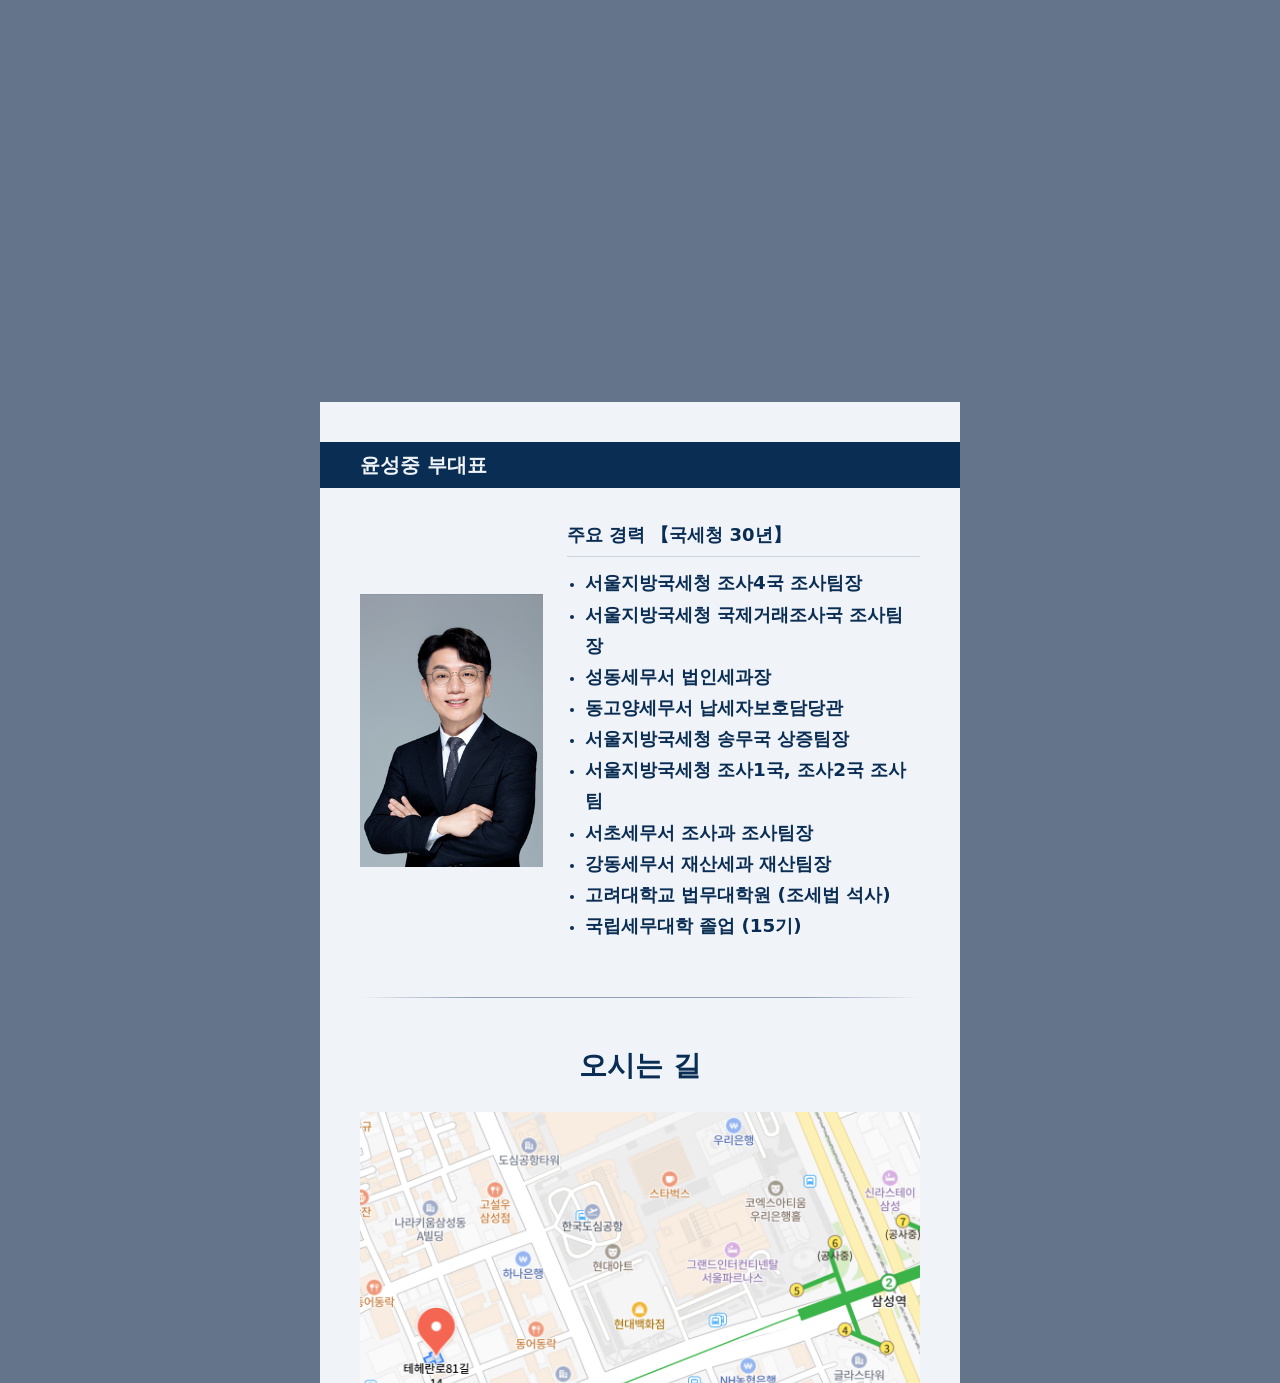
<file: index.html>
<!doctype html>
<html lang="ko">
  <head>
    <meta charset="utf-8" />
    <meta name="viewport" content="width=device-width, initial-scale=1" />
    <meta name="description" content="윤성중 부대표 개업안내" />
    <title>윤성중 부대표 개업안내</title>
    <link rel="stylesheet" href="styles.css" />
  </head>
  <body>
    <main class="invitation-shell">
      <section
        id="intro-section"
        aria-label="호연회계법인 윤성중 부대표 개업 초대 인사말"
      >
        <picture>
          <source
            media="(max-width: 419px)"
            srcset="img/intro-section-360.png?v=20260826"
            width="720"
            height="2252"
          />
          <source
            media="(max-width: 559px)"
            srcset="img/intro-section-480.png?v=20260826"
            width="960"
            height="2060"
          />
          <img
            class="intro-section-image"
            src="img/intro-section-640.png?v=20260826"
            width="1280"
            height="2164"
            alt="호연회계법인 윤성중 부대표의 2026년 8월 26일 개업 초대 인사말"
            fetchpriority="high"
            decoding="async"
          />
        </picture>
      </section>

      <section
        class="content-section profile-section"
        aria-labelledby="profile-title"
      >
        <h2 id="profile-title" class="profile-heading">윤성중 부대표</h2>
        <div class="profile-grid">
          <img
            class="portrait"
            src="img/portrait_ysj.png"
            alt="윤성중 부대표 프로필 사진"
          />
          <div class="career-copy">
            <h3>주요 경력 【국세청 30년】</h3>
            <ul class="career-list">
              <li>서울지방국세청 조사4국 조사팀장</li>
              <li>서울지방국세청 국제거래조사국 조사팀장</li>
              <li>성동세무서 법인세과장</li>
              <li>동고양세무서 납세자보호담당관</li>
              <li>서울지방국세청 송무국 상증팀장</li>
              <li>서울지방국세청 조사1국, 조사2국 조사팀</li>
              <li>서초세무서 조사과 조사팀장</li>
              <li>강동세무서 재산세과 재산팀장</li>
              <li>고려대학교 법무대학원 (조세법 석사)</li>
              <li>국립세무대학 졸업 (15기)</li>
            </ul>
          </div>
        </div>
      </section>

      <section
        class="content-section directions"
        aria-labelledby="directions-title"
      >
        <h2 id="directions-title">오시는 길</h2>
        <img
          class="map-image"
          src="img/map_capture.png"
          alt="삼성역과 행사장 위치를 표시한 지도"
        />
        <address>서울시 강남구 테헤란로81길 14, 카이마빌딩 8층</address>
        <p class="transit">
          <img src="img/Seoul_Metro_Line_2.svg.webp" alt="" />삼성역 5번출구에서
          도보 약 10분
        </p>
        <a
          class="map-link"
          href="https://map.naver.com/p/search/%EC%84%9C%EC%9A%B8%ED%8A%B9%EB%B3%84%EC%8B%9C%20%EA%B0%95%EB%82%A8%EA%B5%AC%20%ED%85%8C%ED%97%A4%EB%9E%80%EB%A1%9C81%EA%B8%B8%2014"
          target="_blank"
          rel="noopener"
          >네이버 지도에서 확인하기</a
        >
        <div class="parking-notice">
          <p>주차장 안내(당건물 주차불가)</p>
          <div class="parking-list-header" aria-hidden="true">
            <span>주차장명</span><span>시간당요금</span>
          </div>
          <dl class="parking-list" aria-label="인근 주차장 1시간 요금">
            <div>
              <dt>투루파킹 삼성동빌딩점 주차장</dt>
              <dd>5,000원</dd>
            </div>
            <div>
              <dt>투루파킹 삼성역WeWork 주차장</dt>
              <dd>6,000원</dd>
            </div>
            <div>
              <dt>투루파킹 LG트윈텔2점 주차장</dt>
              <dd>6,000원</dd>
            </div>
          </dl>
          <p class="parking-footnote">
            ※ 요금은 주차장 사정에 따라 변동될 수 있습니다.
          </p>
        </div>
      </section>

      <section class="account-section" aria-label="계좌 안내">
        <div class="account-card">
          <p class="account-message">
            <span class="account-message-line account-message-phrase"
              >따뜻한 축하의 마음만으로도 충분히 감사드립니다.</span
            >
            <span class="account-message-line"
              ><span class="account-message-phrase"
                >문의하시는 분들을 위해 계좌를 안내드리오니</span
              >
              <span class="account-message-phrase"
                >부담은 갖지 않으셔도 됩니다.</span
              ></span
            >
          </p>
          <p class="account-info">우리은행 / 049-087742-02-501 / 윤성중</p>
          <button id="copy-account-number" type="button">계좌정보 복사</button>
        </div>
      </section>
    </main>
    <script>
      const copyButton = document.querySelector("#copy-account-number");
      copyButton.addEventListener("click", () => {
        navigator.clipboard.writeText("04908774202501").catch(() => {});
      });
    </script>
  </body>
</html>
</file>
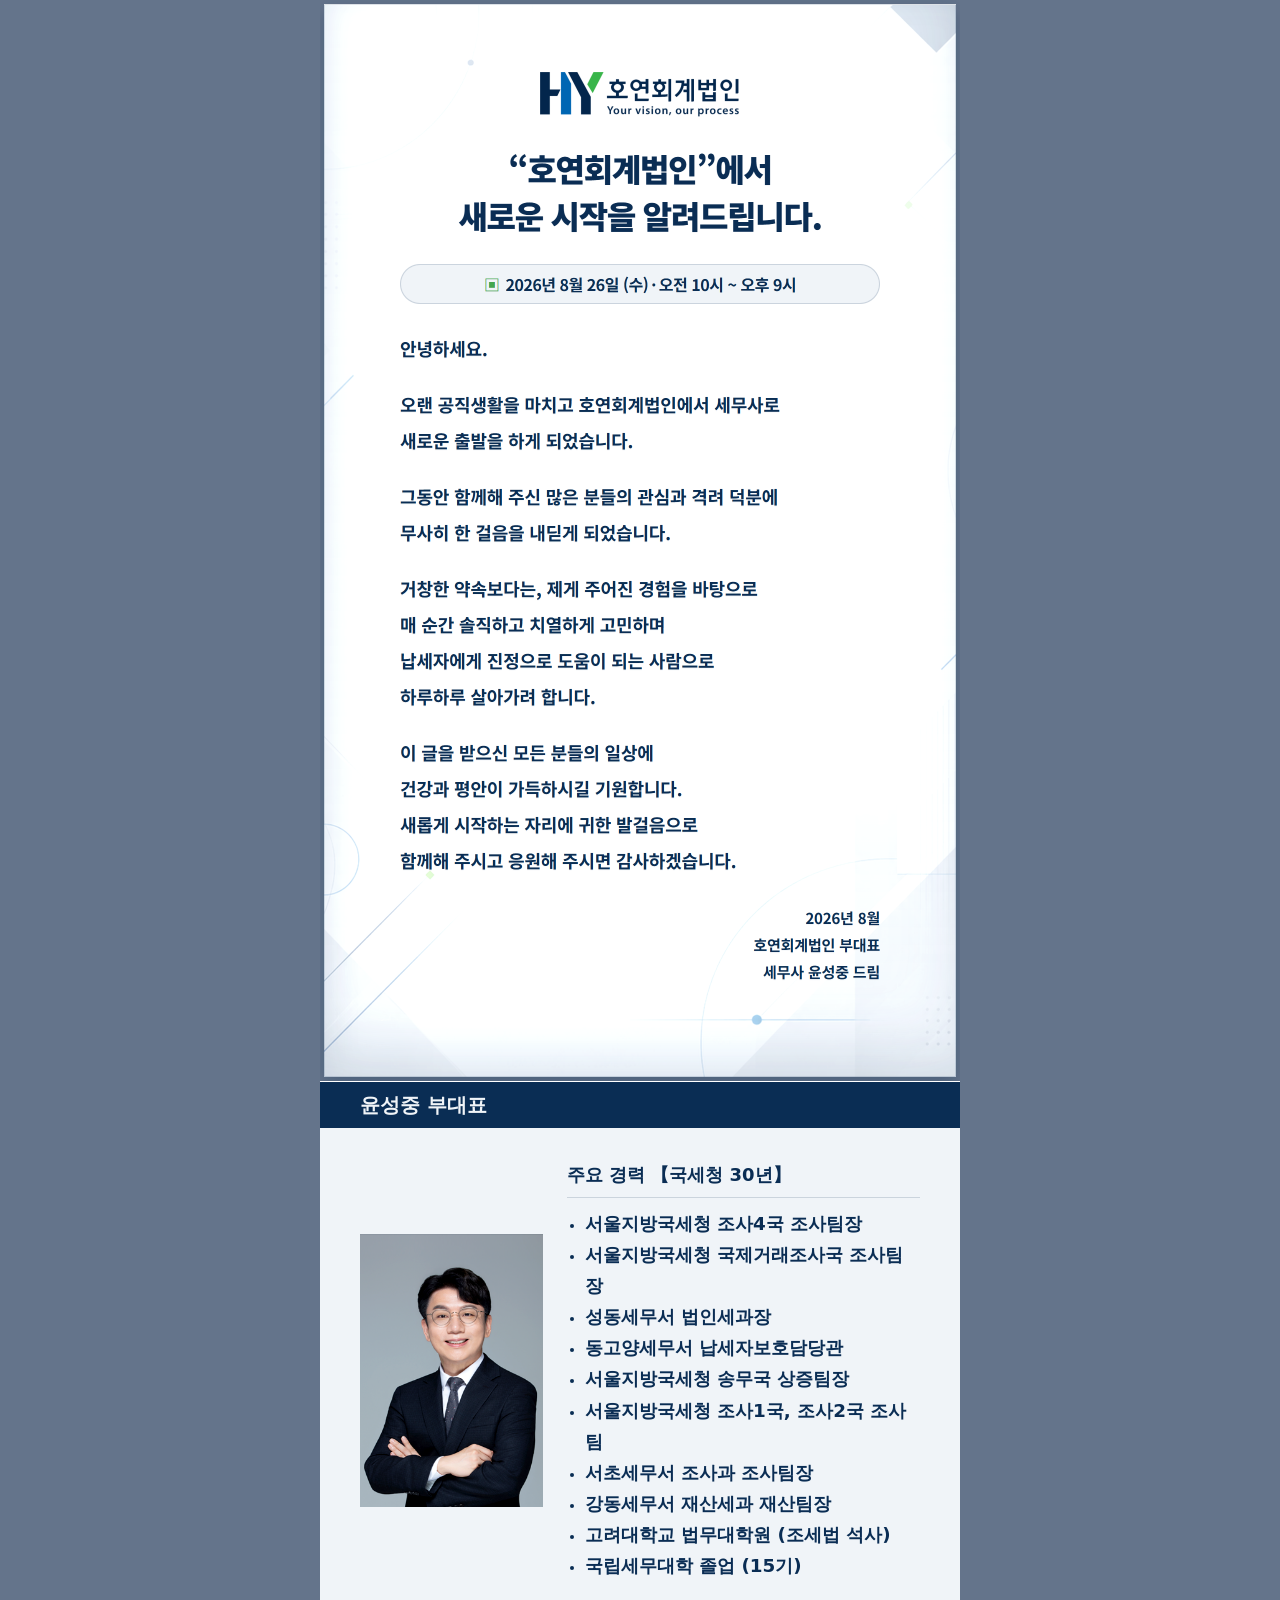
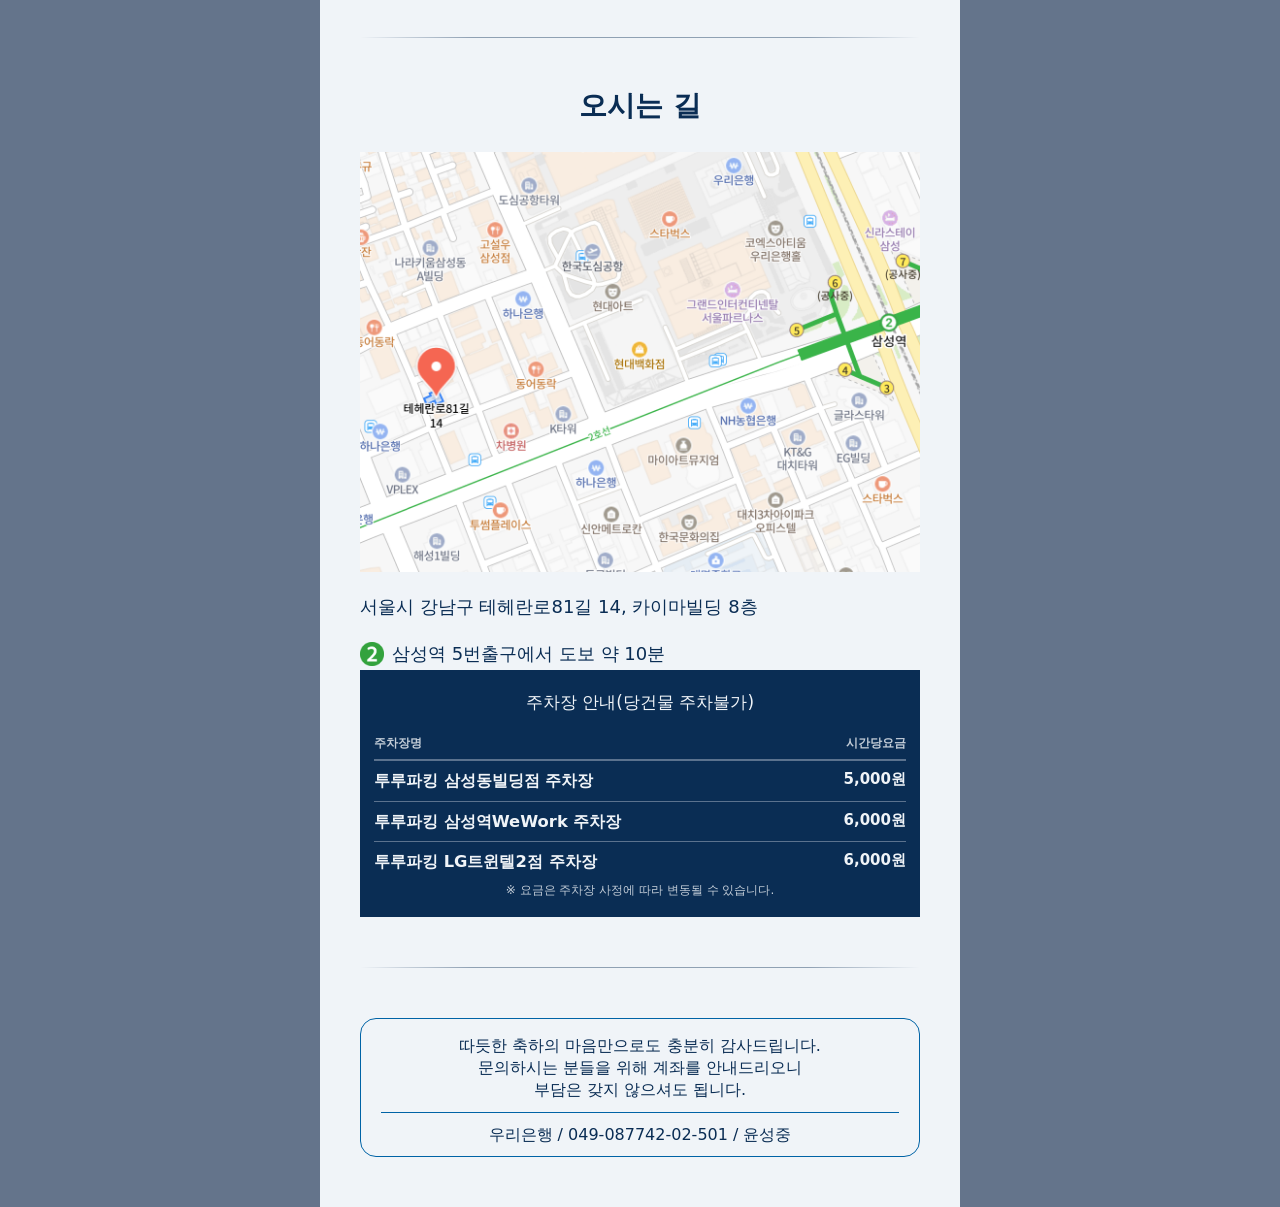
<file: mms_design.html>
<!doctype html>
<html lang="ko">
<head>
  <meta charset="utf-8">
  <meta name="viewport" content="width=device-width, initial-scale=1">
  <meta name="description" content="윤성중 부대표 개업안내">
  <title>윤성중 부대표 개업안내</title>
  <link rel="stylesheet" href="styles.css">
  <style>
    .mms-design .transit { margin-bottom: 0; }
    .mms-design .parking-notice { margin-top: 0; }
    .mms-design .account-info { margin-bottom: 0; }
    .mms-design #mms-details .profile-section { padding-top: 0; }
  </style>
</head>
<body class="mms-design">
  <main class="invitation-shell">
    <section id="intro-section" aria-label="호연회계법인 윤성중 부대표 개업 초대 인사말">
      <picture>
        <source media="(max-width: 419px)" srcset="img/intro-section-360.png" width="720" height="2252">
        <source media="(max-width: 559px)" srcset="img/intro-section-480.png" width="960" height="2060">
        <img class="intro-section-image" src="img/intro-section-640.png" width="1280" height="2164" alt="호연회계법인 윤성중 부대표의 2026년 8월 26일 개업 초대 인사말" fetchpriority="high" decoding="async">
      </picture>
    </section>

    <div id="mms-details">
    <section class="content-section profile-section" aria-labelledby="profile-title">
      <h2 id="profile-title" class="profile-heading">윤성중 부대표</h2>
      <div class="profile-grid">
        <img class="portrait" src="img/portrait_ysj.png" alt="윤성중 부대표 프로필 사진">
        <div class="career-copy">
          <h3>주요 경력 【국세청 30년】</h3>
          <ul class="career-list">
            <li>서울지방국세청 조사4국 조사팀장</li>
            <li>서울지방국세청 국제거래조사국 조사팀장</li>
            <li>성동세무서 법인세과장</li>
            <li>동고양세무서 납세자보호담당관</li>
            <li>서울지방국세청 송무국 상증팀장</li>
            <li>서울지방국세청 조사1국, 조사2국 조사팀</li>
            <li>서초세무서 조사과 조사팀장</li>
            <li>강동세무서 재산세과 재산팀장</li>
            <li>고려대학교 법무대학원 (조세법 석사)</li>
            <li>국립세무대학 졸업 (15기)</li>
          </ul>
        </div>
      </div>
    </section>

    <section class="content-section directions" aria-labelledby="directions-title">
      <h2 id="directions-title">오시는 길</h2>
      <img class="map-image" src="img/map_capture.png" alt="삼성역과 행사장 위치를 표시한 지도">
      <address>서울시 강남구 테헤란로81길 14, 카이마빌딩 8층</address>
      <p class="transit"><img src="img/Seoul_Metro_Line_2.svg.webp" alt="">삼성역 5번출구에서 도보 약 10분</p>
      <div class="parking-notice">
        <p>주차장 안내(당건물 주차불가)</p>
        <div class="parking-list-header" aria-hidden="true"><span>주차장명</span><span>시간당요금</span></div>
        <dl class="parking-list" aria-label="인근 주차장 1시간 요금">
          <div><dt>투루파킹 삼성동빌딩점 주차장</dt><dd>5,000원</dd></div>
          <div><dt>투루파킹 삼성역WeWork 주차장</dt><dd>6,000원</dd></div>
          <div><dt>투루파킹 LG트윈텔2점 주차장</dt><dd>6,000원</dd></div>
        </dl>
        <p class="parking-footnote">※ 요금은 주차장 사정에 따라 변동될 수 있습니다.</p>
      </div>
    </section>

    <section class="account-section" aria-label="계좌 안내">
      <div class="account-card">
        <p class="account-message">
          <span class="account-message-line account-message-phrase">따듯한 축하의 마음만으로도 충분히 감사드립니다.</span>
          <span class="account-message-line"><span class="account-message-phrase">문의하시는 분들을 위해 계좌를 안내드리오니</span> <span class="account-message-phrase">부담은 갖지 않으셔도 됩니다.</span></span>
        </p>
        <p class="account-info">우리은행 / 049-087742-02-501 / 윤성중</p>
      </div>
    </section>
    </div>
  </main>
</body>
</html>
</file>
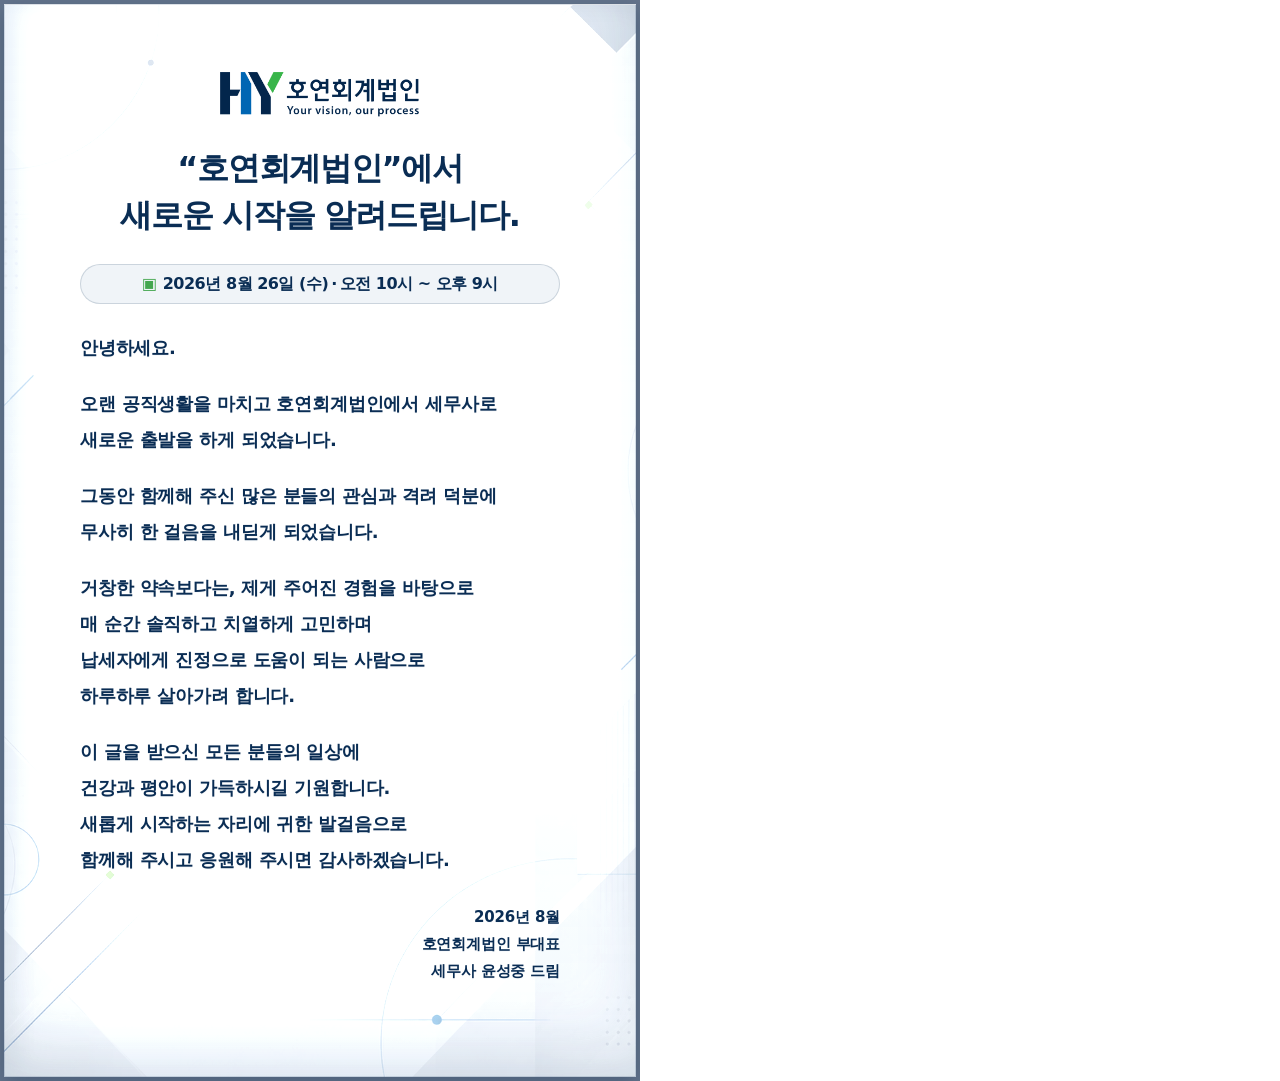
<file: scripts/intro-section-stage.html>
<!doctype html>
<html lang="ko">
<head>
  <meta charset="utf-8">
  <meta name="viewport" content="width=device-width, initial-scale=1">
  <title>Intro section image stage</title>
  <style>
    :root { --platinum:#f0f4f8; --navy:#0a2d54; --green:#43a64e; --slate:#64748b; }
    * { box-sizing:border-box; }
    html, body { margin:0; width:max-content; min-width:0; background:transparent; }
    #intro-stage { position:relative; overflow:hidden; background:var(--slate); font-family:"Pretendard","Noto Sans KR",system-ui,-apple-system,"Segoe UI",sans-serif; }
    #intro-stage::before { position:absolute; inset:4px; content:""; background:linear-gradient(180deg,rgba(240,244,248,.82),rgba(240,244,248,.58)),url("../img/reflection_background.png") center/cover no-repeat; filter:brightness(1.12) saturate(.78); box-shadow:inset 0 1px 0 rgba(255,255,255,.92),inset 0 -36px 60px rgba(10,45,84,.17),inset 12px 0 24px rgba(10,45,84,.06),0 6px 18px rgba(10,45,84,.32); }
    #intro-stage::after { position:absolute; inset:4px; z-index:1; border:1px solid rgba(10,45,84,.14); content:""; pointer-events:none; }
    .intro-content { position:relative; z-index:2; text-align:center; }
    .brand-logo { display:block; width:200px; max-width:70%; height:auto; margin:0 auto 28px; }
    .intro-title { margin:0 0 26px; color:var(--navy); font-weight:800; letter-spacing:-.04em; line-height:1.45; }
    .event-pill { display:flex; width:var(--intro-copy-width); align-items:center; justify-content:center; gap:6px; margin:0 auto 26px; padding:8px 12px; border:1px solid rgba(10,45,84,.16); border-radius:999px; background:var(--platinum); color:var(--navy); font-weight:700; letter-spacing:-.03em; line-height:1.4; }
    .event-copy { display:inline-flex; align-items:center; justify-content:center; white-space:nowrap; }
    .event-separator { margin:0 .18em; }
    .event-icon { color:var(--green); }
    .invitation-message { width:var(--intro-copy-width); margin:0 auto; color:var(--navy); font-weight:700; letter-spacing:-.01em; line-height:2; text-align:left; text-shadow:0 1px 0 rgba(240,244,248,.5); }
    .invitation-message p { margin:0 0 20px; }
    .invitation-signature { margin-top:26px !important; font-size:15px; line-height:1.8; text-align:right; }
    .invitation-signature span { display:block; }
    #intro-stage[data-width="360"] { --intro-copy-width:312px; width:360px; padding:56px 24px 64px; }
    #intro-stage[data-width="360"] .intro-title { font-size:24px; }
    #intro-stage[data-width="360"] .event-pill { font-size:15px; }
    #intro-stage[data-width="360"] .event-copy { flex-direction:column; }
    #intro-stage[data-width="360"] .event-separator { display:none; }
    #intro-stage[data-width="360"] .invitation-message { font-size:16px; }
    #intro-stage[data-width="480"] { --intro-copy-width:408px; width:480px; padding:64px 36px 70px; }
    #intro-stage[data-width="480"] .intro-title { font-size:28px; }
    #intro-stage[data-width="480"] .event-pill { font-size:16px; }
    #intro-stage[data-width="480"] .invitation-message { font-size:17px; }
    #intro-stage[data-width="640"] { --intro-copy-width:480px; width:640px; padding:72px 48px 76px; }
    #intro-stage[data-width="640"] .intro-title { font-size:32px; }
    #intro-stage[data-width="640"] .event-pill { font-size:16px; }
    #intro-stage[data-width="640"] .invitation-message { font-size:18px; }
    template { display:none; }
  </style>
</head>
<body>
  <main id="intro-stage" data-width="640"></main>
  <template id="copy-360">
    <div class="intro-content">
      <img class="brand-logo" src="../img/hoyeon_logo_horizontal.png" alt="호연회계법인">
      <div class="intro-title">“호연회계법인”에서<br>새로운 시작을 알려드립니다.</div>
      <div class="event-pill"><span aria-hidden="true" class="event-icon">▣</span><span class="event-copy"><span class="event-date">2026년 8월 26일 (수)</span><span aria-hidden="true" class="event-separator"> · </span><span class="event-time">오전 10시 ~ 오후 9시</span></span></div>
      <div class="invitation-message">
        <p>안녕하세요.</p>
        <p>오랜 공직생활을 마치고<br>호연회계법인에서 세무사로<br>새로운 출발을 하게 되었습니다.</p>
        <p>그동안 함께해 주신 많은 분들의<br>관심과 격려 덕분에 무사히<br>한 걸음을 내딛게 되었습니다.</p>
        <p>거창한 약속보다는, 제게 주어진<br>경험을 바탕으로 매 순간 솔직하고<br>치열하게 고민하며 납세자에게<br>진정으로 도움이 되는 사람으로<br>하루하루 살아가려 합니다.</p>
        <p>이 글을 받으신 모든 분들의 일상에<br>건강과 평안이 가득하시길 기원합니다.<br>새롭게 시작하는 자리에<br>귀한 발걸음으로 함께해 주시고<br>응원해 주시면 감사하겠습니다.</p>
        <p class="invitation-signature"><span>2026년 8월</span><span>호연회계법인 부대표</span><span>세무사 윤성중 드림</span></p>
      </div>
    </div>
  </template>
  <template id="copy-480">
    <div class="intro-content">
      <img class="brand-logo" src="../img/hoyeon_logo_horizontal.png" alt="호연회계법인">
      <div class="intro-title">“호연회계법인”에서<br>새로운 시작을 알려드립니다.</div>
      <div class="event-pill"><span aria-hidden="true" class="event-icon">▣</span><span class="event-copy"><span class="event-date">2026년 8월 26일 (수)</span><span aria-hidden="true" class="event-separator"> · </span><span class="event-time">오전 10시 ~ 오후 9시</span></span></div>
      <div class="invitation-message">
        <p>안녕하세요.</p>
        <p>오랜 공직생활을 마치고 호연회계법인에서<br>세무사로 새로운 출발을 하게 되었습니다.</p>
        <p>그동안 함께해 주신 많은 분들의 관심과<br>격려 덕분에 무사히 한 걸음을 내딛게 되었습니다.</p>
        <p>거창한 약속보다는, 제게 주어진 경험을 바탕으로<br>매 순간 솔직하고 치열하게 고민하며 납세자에게<br>진정으로 도움이 되는 사람으로<br>하루하루 살아가려 합니다.</p>
        <p>이 글을 받으신 모든 분들의 일상에<br>건강과 평안이 가득하시길 기원합니다.<br>새롭게 시작하는 자리에 귀한 발걸음으로<br>함께해 주시고 응원해 주시면 감사하겠습니다.</p>
        <p class="invitation-signature"><span>2026년 8월</span><span>호연회계법인 부대표</span><span>세무사 윤성중 드림</span></p>
      </div>
    </div>
  </template>
  <template id="copy-640">
    <div class="intro-content">
      <img class="brand-logo" src="../img/hoyeon_logo_horizontal.png" alt="호연회계법인">
      <div class="intro-title">“호연회계법인”에서<br>새로운 시작을 알려드립니다.</div>
      <div class="event-pill"><span aria-hidden="true" class="event-icon">▣</span><span class="event-copy"><span class="event-date">2026년 8월 26일 (수)</span><span aria-hidden="true" class="event-separator"> · </span><span class="event-time">오전 10시 ~ 오후 9시</span></span></div>
      <div class="invitation-message">
        <p>안녕하세요.</p>
        <p>오랜 공직생활을 마치고 호연회계법인에서 세무사로<br>새로운 출발을 하게 되었습니다.</p>
        <p>그동안 함께해 주신 많은 분들의 관심과 격려 덕분에<br>무사히 한 걸음을 내딛게 되었습니다.</p>
        <p>거창한 약속보다는, 제게 주어진 경험을 바탕으로<br>매 순간 솔직하고 치열하게 고민하며<br>납세자에게 진정으로 도움이 되는 사람으로<br>하루하루 살아가려 합니다.</p>
        <p>이 글을 받으신 모든 분들의 일상에<br>건강과 평안이 가득하시길 기원합니다.<br>새롭게 시작하는 자리에 귀한 발걸음으로<br>함께해 주시고 응원해 주시면 감사하겠습니다.</p>
        <p class="invitation-signature"><span>2026년 8월</span><span>호연회계법인 부대표</span><span>세무사 윤성중 드림</span></p>
      </div>
    </div>
  </template>
  <script>
    const width = [360, 480, 640].includes(Number(new URLSearchParams(location.search).get('width')))
      ? Number(new URLSearchParams(location.search).get('width')) : 640;
    const stage = document.querySelector('#intro-stage');
    stage.dataset.width = String(width);
    stage.append(document.querySelector(`#copy-${width}`).content.cloneNode(true));
  </script>
</body>
</html>
</file>
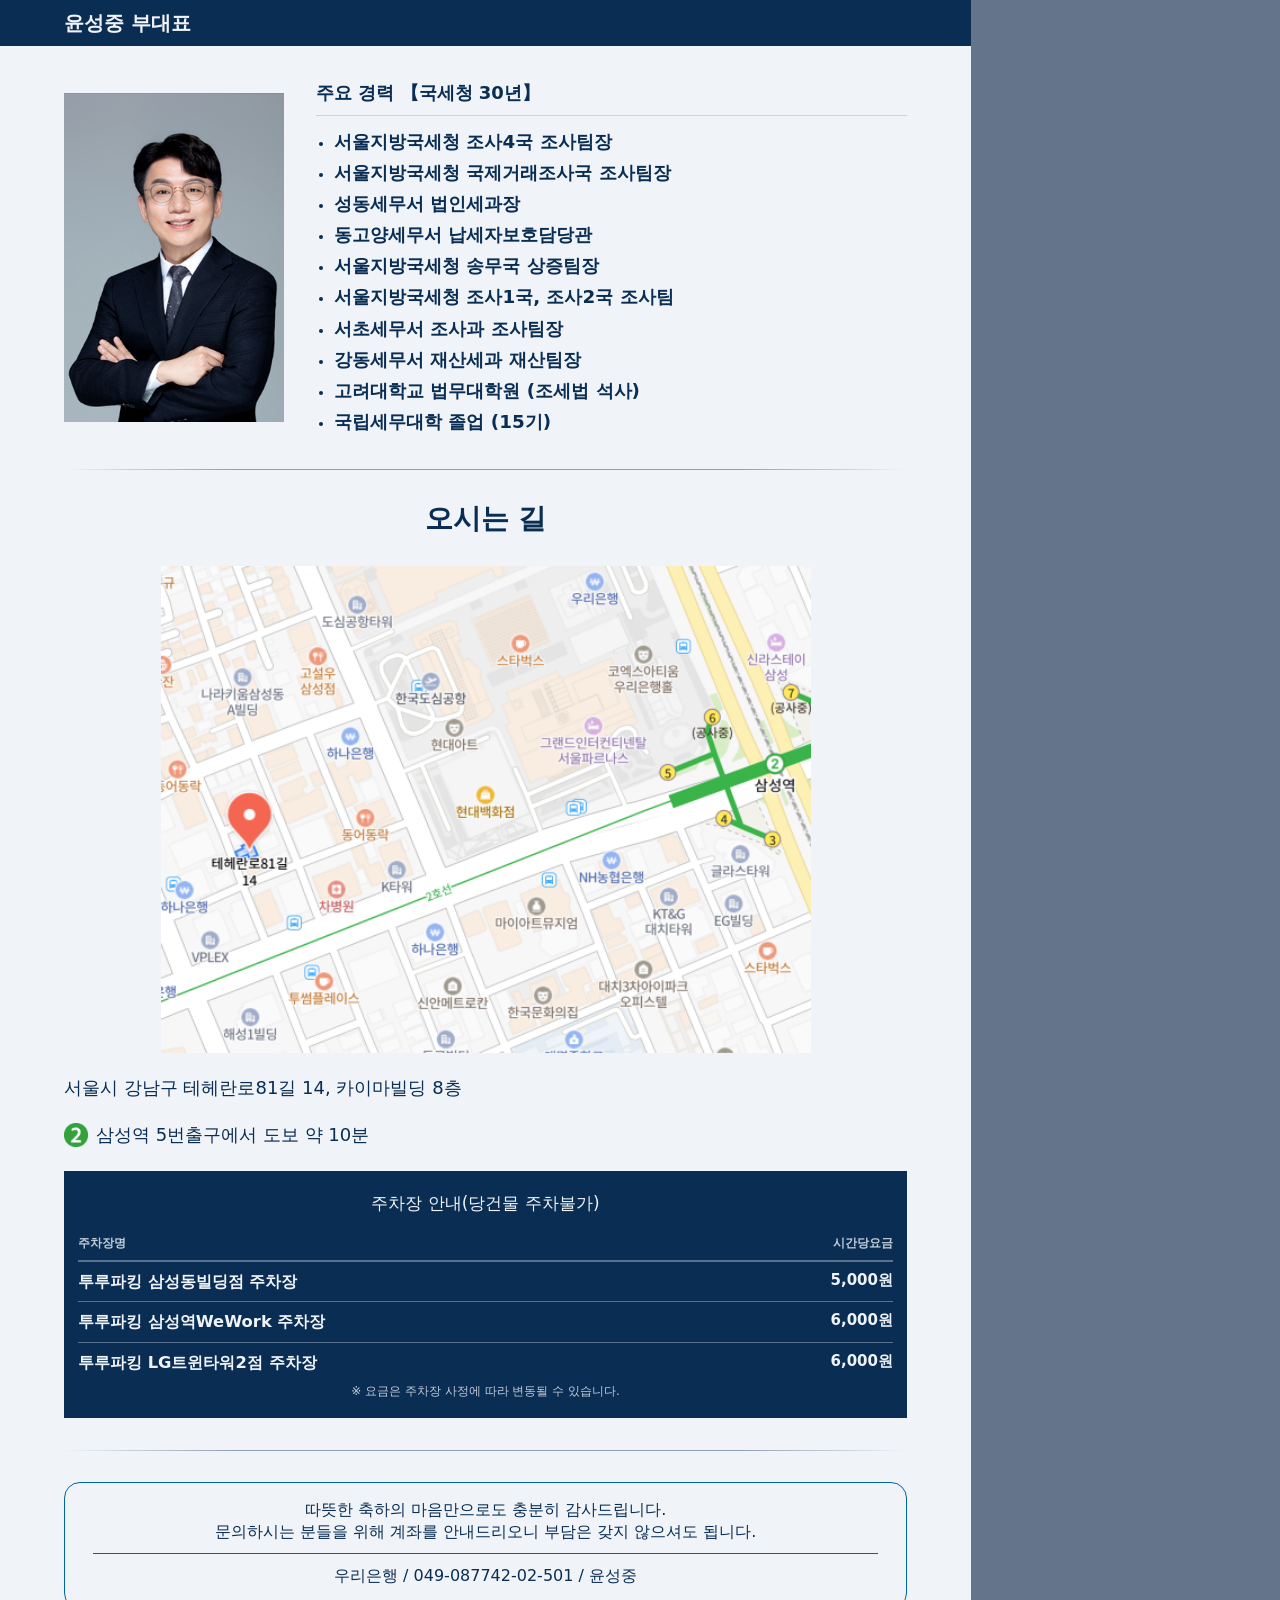
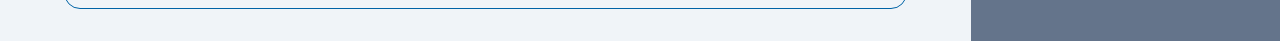
<file: output/mms-wide/mms_design_wide.html>
<!doctype html>
<html lang="ko">
<head>
  <meta charset="utf-8">
  <meta name="viewport" content="width=device-width, initial-scale=1">
  <link rel="stylesheet" href="../../styles.css">
  <link rel="stylesheet" href="mms_design_wide.css">
</head>
<body class="mms-design">
  <main class="invitation-shell">
    <div id="mms-details">
      <section class="content-section profile-section">
        <h2 class="profile-heading">윤성중 부대표</h2>
        <div class="profile-grid">
          <img class="portrait" src="../../img/portrait_ysj.png" alt="윤성중 부대표">
          <div class="career-copy">
            <h3>주요 경력 【국세청 30년】</h3>
            <ul class="career-list">
              <li>서울지방국세청 조사4국 조사팀장</li>
              <li>서울지방국세청 국제거래조사국 조사팀장</li>
              <li>성동세무서 법인세과장</li>
              <li>동고양세무서 납세자보호담당관</li>
              <li>서울지방국세청 송무국 상증팀장</li>
              <li>서울지방국세청 조사1국, 조사2국 조사팀</li>
              <li>서초세무서 조사과 조사팀장</li>
              <li>강동세무서 재산세과 재산팀장</li>
              <li>고려대학교 법무대학원 (조세법 석사)</li>
              <li>국립세무대학 졸업 (15기)</li>
            </ul>
          </div>
        </div>
      </section>
      <section class="content-section directions">
        <h2>오시는 길</h2>
        <img class="map-image" src="../../img/map_capture.png" alt="오시는 길 지도">
        <address>서울시 강남구 테헤란로81길 14, 카이마빌딩 8층</address>
        <p class="transit"><img src="../../img/Seoul_Metro_Line_2.svg.webp" alt="">삼성역 5번출구에서 도보 약 10분</p>
        <div class="parking-notice">
          <p>주차장 안내(당건물 주차불가)</p>
          <div class="parking-list-header"><span>주차장명</span><span>시간당요금</span></div>
          <dl class="parking-list">
            <div><dt>투루파킹 삼성동빌딩점 주차장</dt><dd>5,000원</dd></div>
            <div><dt>투루파킹 삼성역WeWork 주차장</dt><dd>6,000원</dd></div>
            <div><dt>투루파킹 LG트윈타워2점 주차장</dt><dd>6,000원</dd></div>
          </dl>
          <p class="parking-footnote">※ 요금은 주차장 사정에 따라 변동될 수 있습니다.</p>
        </div>
      </section>
      <section class="account-section">
        <div class="account-card">
          <p class="account-message">따뜻한 축하의 마음만으로도 충분히 감사드립니다.<br>문의하시는 분들을 위해 계좌를 안내드리오니 부담은 갖지 않으셔도 됩니다.</p>
          <p class="account-info">우리은행 / 049-087742-02-501 / 윤성중</p>
        </div>
      </section>
    </div>
  </main>
</body>
</html>
</file>
<file: styles.css>
:root {
  --platinum: #F0F4F8;
  --navy: #0A2D54;
  --blue: #0063A6;
  --green: #43A64E;
  --slate: #64748B;
}

* { box-sizing: border-box; }

body {
  margin: 0;
  background: var(--slate);
  color: var(--navy);
  font-family: "Pretendard", "Noto Sans KR", system-ui, -apple-system, "Segoe UI", sans-serif;
  font-size: 17px;
  line-height: 1.7;
}

.invitation-shell { width: 100%; max-width: 640px; margin: 0 auto; overflow: hidden; background: var(--platinum); }
#intro-section, #intro-section picture { display: block; width: 100%; }
#intro-section { background: var(--slate); }
.intro-section-image { display: block; width: 100%; height: auto; }
h2, h3, p { margin-top: 0; }
h2 { margin-bottom: 28px; font-size: 1.75rem; line-height: 1.3; font-weight: 800; }
h3 { margin-bottom: 10px; padding-bottom: 6px; border-bottom: 1px solid rgba(10, 45, 84, .16); color: var(--navy); font-size: 1.125rem; font-weight: 800; }
.content-section, .account-section { padding: 56px 40px; }
.content-section { background: var(--platinum); }
.profile-section { padding-top: 40px; }
.profile-heading { margin: 0 -40px 32px; padding: 10px 40px; background: var(--navy); color: var(--platinum); font-size: 1.25rem; text-align: left; }
.profile-grid { display: grid; grid-template-columns: minmax(120px, .75fr) minmax(0, 1.45fr); gap: 24px; align-items: center; }
.portrait, .map-image { display: block; width: 100%; height: auto; }
.portrait { object-fit: contain; }
.eyebrow { margin-bottom: 8px; color: var(--blue); font-weight: 700; }
.career-copy { min-width: 0; }
.career-list { margin: 0; padding-left: 18px; font-size: calc(.9375rem + 2px + 1pt); line-height: 1.7; font-weight: 700; }
.career-list li { overflow-wrap: anywhere; }
.career-list li::marker { font-size: .72em; }
.directions, .account-section {
  position: relative;
  padding-top: 50.4px;
  padding-bottom: 50.4px;
}
.directions { background: var(--platinum); color: var(--navy); }
.directions::before, .account-section::before {
  position: absolute;
  top: 0;
  right: 40px;
  left: 40px;
  height: 1px;
  background: linear-gradient(90deg, transparent 0%, rgba(10, 45, 84, .18) 8%, rgba(10, 45, 84, .42) 20%, rgba(10, 45, 84, .42) 80%, rgba(10, 45, 84, .18) 92%, transparent 100%);
  content: "";
}
.directions h2 { color: var(--navy); font-size: 1.75rem; text-align: center; }
.map-image { margin-bottom: 20px; border: 0; }
address { margin-bottom: 16px; font-size: calc(1rem + 2px); font-style: normal; font-weight: 500;}
.transit { display: flex; align-items: center; gap: 8px; margin-bottom: 20px; font-size: calc(1rem + 2px); font-weight: 500;}
.transit img { width: 1.5rem; height: auto; }
.map-link, #copy-account-number { display: flex; min-height: 44px; align-items: center; justify-content: center; border-radius: 8px; font-size: calc(1.0625rem + 2px); font-weight: 700; }
.map-link { background: var(--green); color: var(--platinum); text-decoration: none; }
.parking-notice { margin: 18px 0 0; padding: 18px 14px; background: var(--navy); color: var(--platinum); text-align: center; }
.parking-notice > p { margin: 0; }
.parking-list-header { display: flex; justify-content: space-between; gap: 12px; margin-top: 16px; padding-bottom: 6px; border-bottom: 1px solid rgba(240, 244, 248, .35); color: rgba(240, 244, 248, .8); font-size: .75rem; font-weight: 700; text-align: left; }
.parking-list-header span:last-child { flex-shrink: 0; }
.parking-list { margin: 0; text-align: left; }
.parking-list > div { display: flex; align-items: flex-start; justify-content: space-between; gap: 12px; padding: 8px 0; border-top: 1px solid rgba(240, 244, 248, .35); }
.parking-list dt { min-width: 0; font-size: calc(.9375rem + 1pt); font-weight: 700; line-height: 1.45; }
.parking-list dd { flex-shrink: 0; margin: 0; font-size: .9375rem; font-weight: 700; line-height: 1.45; white-space: nowrap; }
.parking-footnote { margin: 10px 0 0; color: rgba(240, 244, 248, .8); font-size: .75rem; line-height: 1.4; }
.account-section { background: var(--platinum); color: var(--navy); }
.account-card { padding: 16px 20px 8px; border: 1px solid var(--blue); border-radius: 16px; background: var(--platinum); }
.account-message { margin-bottom: 0; color: var(--navy); font-size: 1rem; font-weight: 500; line-height: 1.4; text-align: center; }
.account-message-line { display: block; }
.account-message-phrase { white-space: nowrap; }
.account-info { margin: 10px 0; padding-top: 8px; border-top: 1px solid var(--blue); font-size: 1rem; font-weight: 500; text-align: center; white-space: nowrap; }
#copy-account-number { width: 100%; border: 0; background: var(--navy); color: var(--platinum); cursor: pointer; }
.map-link:focus-visible { outline: 3px solid var(--navy); outline-offset: -3px; }
#copy-account-number:focus-visible { outline: 3px solid var(--green); outline-offset: -3px; }

@media (max-width: 480px) {
  .content-section, .account-section { padding: 44px 24px; }
  .directions, .account-section {
    padding-top: 39.6px;
    padding-bottom: 39.6px;
  }
  .profile-section { padding-top: 32px; }
  .directions::before, .account-section::before { right: 24px; left: 24px; }
  .profile-heading { margin-right: -24px; margin-bottom: 24px; margin-left: -24px; padding: 9px 24px; }
  .profile-grid { grid-template-columns: 1fr; gap: 20px; }
  .portrait { width: min(180px, 100%); margin: 0 auto; }
  .career-list { font-size: calc(.875rem + 2px + 1pt); }
}

@media (max-width: 639px) {
  .career-list { font-size: calc(.9375rem + 1pt); }
  .account-section { padding-right: 24px; padding-left: 24px; }
  .account-section::before { right: 24px; left: 24px; }
  .account-card { padding: 12px 8px 6px; border-radius: 12px; }
  .account-message { font-size: 9.5pt; line-height: 1.4; }
  .account-info { margin: 6px 0; padding-top: 5px; font-size: .875rem; }
  #copy-account-number { min-height: 36px; font-size: 1rem; }
}

@media (max-width: 359px) {
  .account-message { font-size: 8.5pt; }
}
</file>
<file: output/mms-wide/mms_design_wide.css>
.invitation-shell { width: 971px; max-width: 971px; margin: 0; overflow: hidden; }
#mms-details { width: 971px; }
.profile-section { padding-top: 0; padding-bottom: 32px; }
.content-section, .account-section { padding-left: 64px; padding-right: 64px; }
.profile-heading { margin-left: -64px; margin-right: -64px; padding-left: 64px; padding-right: 64px; }
.profile-grid { grid-template-columns: 220px minmax(0, 1fr); gap: 32px; }
.portrait { width: 220px; }
.directions, .account-section { padding-top: 32px; padding-bottom: 32px; }
.map-image { width: 650px; max-width: 100%; margin-left: auto; margin-right: auto; }
.directions::before, .account-section::before { right: 64px; left: 64px; }
.account-card { padding-left: 28px; padding-right: 28px; }
</file>
